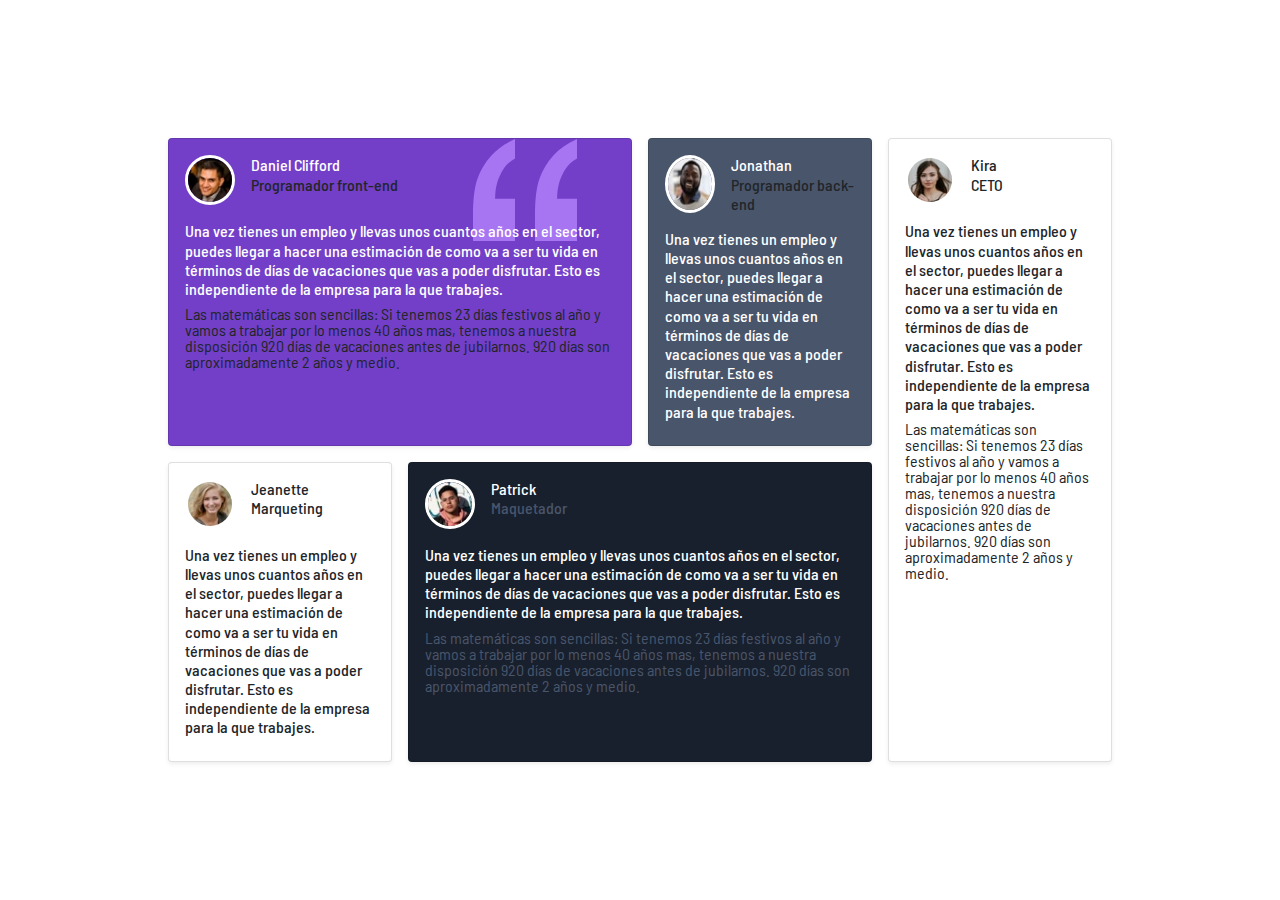
<file: index.html>
<!DOCTYPE html>
<html lang="en">
<head>
    <meta charset="UTF-8">
    <meta http-equiv="X-UA-Compatible" content="IE=edge">
    <meta name="viewport" content="width=device-width, initial-scale=1.0">
    <title>Ejercicio práctico</title>
    <!--para la tipografia, añadimos link sobretodo encima del custom-->
    <link rel="preconnect" href="https://fonts.googleapis.com">
<link rel="preconnect" href="https://fonts.gstatic.com" crossorigin>
<link href="https://fonts.googleapis.com/css2?family=Barlow+Semi+Condensed:ital,wght@0,300;0,600;0,900;1,100;1,700&display=swap" rel="stylesheet">

    <link rel="stylesheet" href="./sass/reducido.css">

</head>
<body>
    <main class="container d-flex align-items-center justify-content-center alto-100">
        <div class="row">
            <!-- columna izquierda. siempre empezar por 12-->
            <div class="col-12 col-lg-9 bg-white">
                <div class="row">
                    <!--añadimos padding para separar los cuadros entre ellos (p-2)-->
                    <div class="col-12 col-lg-8 p-2">
                        <!--para añadir un cuadro dentro redondeado, components - card. al lado de cada card añado h-100 para ocupar todo su cuadro, sino el cuadrado se adapta a la cantidad de letra. El color lo sacamos de las columnas y lo ponemos en las cards-->
                        <article class="card h-100  bg-primary fondo-card shadow-sm">
                            <div class="card-body">
                                <!--como queremos añadir imagen y al lado texto, haremos un flex. Añadimos margen abajo con mb-numero -->
                                <div class="d-flex mb-3">
                                    <!--para poner imagen redonda y con borde-->
                                    <img src="./images/image-daniel.jpg" class="rounded-circle border border-white border-3" >
                                    <!--para poner distancia entre la foto y el texto (ps). solo en tamaño grande-->
                                    <div class="ps-lg-3">
                                        <h6 class="m-0 text-white">Daniel Clifford</h6>
                                        <p class="m-0 h6">Programador front-end</p>
                                    </div>
                                </div>
                                <div>
                                    <p class="h6 text-white">Una vez tienes un empleo y llevas unos cuantos años en el sector, puedes llegar a hacer una estimación de como va a ser tu vida en términos de días de vacaciones que vas a poder disfrutar. Esto es independiente de la empresa para la que trabajes.</p>
                                    <p class="fs-6 lh-1">Las matemáticas son sencillas: Si tenemos 23 días festivos al año y vamos a trabajar por lo menos 40 años mas, tenemos a nuestra disposición 920 días de vacaciones antes de jubilarnos. 920 días son aproximadamente 2 años y medio.</p>
                                </div>
                            </div>
                        </article>
                    </div>
                    <div class="col-12 col-lg-4 p-2">
                        <article class="card h-100 bg-success shadow-sm">
                            <div class="card-body">
                                <!--como queremos añadir imagen y al lado texto, haremos un flex-->
                                <div class="d-flex mb-3">
                                    <!--para poner imagen redonda y con borde-->
                                    <img src="./images/image-jonathan.jpg" class="rounded-circle border border-white border-3" >
                                    <!--para poner distancia entre la foto y el texto (ps). solo en tamaño grande-->
                                    <div class="ps-lg-3">
                                        <h6 class="m-0 text-white">Jonathan</h6>
                                        <p class="m-0 h6">Programador back-end</p>
                                    </div>
                                </div>
                                <div>
                                    <p class="h6 text-white">Una vez tienes un empleo y llevas unos cuantos años en el sector, puedes llegar a hacer una estimación de como va a ser tu vida en términos de días de vacaciones que vas a poder disfrutar. Esto es independiente de la empresa para la que trabajes.</p>
                                </div>
                            </div>
                        </article>
                    </div>
                    <div class="col-12 col-lg-4 p-2">
                        <article class="card h-100 bg-white shadow-sm">
                            <div class="card-body">
                                <!--como queremos añadir imagen y al lado texto, haremos un flex-->
                                <div class="d-flex mb-3">
                                    <!--para poner imagen redonda y con borde-->
                                    <img src="./images/image-jeanette.jpg" class="rounded-circle border border-white border-3" >
                                    <!--para poner distancia entre la foto y el texto (ps). solo en tamaño grande-->
                                    <div class="ps-lg-3">
                                        <h6 class="m-0">Jeanette</h6>
                                        <p class="m-0 h6">Marqueting</p>
                                    </div>
                                </div>
                                <div>
                                    <p class="h6">Una vez tienes un empleo y llevas unos cuantos años en el sector, puedes llegar a hacer una estimación de como va a ser tu vida en términos de días de vacaciones que vas a poder disfrutar. Esto es independiente de la empresa para la que trabajes.</p>
                                </div>
                            </div>
                        </article>
                    </div>
                    <div class="col-12 col-lg-8 p-2">
                        <article class="card h-100 bg-dark text-white shadow-sm">
                            <div class="card-body">
                                <!--como queremos añadir imagen y al lado texto, haremos un flex-->
                                <div class="d-flex mb-3">
                                    <!--para poner imagen redonda y con borde-->
                                    <img src="./images/image-patrick.jpg" class="rounded-circle border border-white border-3" >
                                    <!--para poner distancia entre la foto y el texto (ps). solo en tamaño grande-->
                                    <div class="ps-lg-3">
                                        <h6 class="m-0">Patrick</h6>
                                        <p class="m-0 h6 text-success">Maquetador</p>
                                    </div>
                                </div>
                                <div>
                                    <p class="h6">Una vez tienes un empleo y llevas unos cuantos años en el sector, puedes llegar a hacer una estimación de como va a ser tu vida en términos de días de vacaciones que vas a poder disfrutar. Esto es independiente de la empresa para la que trabajes.</p>
                                    <p class="fs-6 lh-1 text-success">Las matemáticas son sencillas: Si tenemos 23 días festivos al año y vamos a trabajar por lo menos 40 años mas, tenemos a nuestra disposición 920 días de vacaciones antes de jubilarnos. 920 días son aproximadamente 2 años y medio.</p>
                                </div>
                            </div>
                        </article>
                    </div>
                </div>
            </div>
            <!-- columna izquierda-->
            <div class="col-12 col-lg-3 p-2">
                <article class="card h-100 bg-white shadow-sm">
                    <div class="card-body">
                        <!--como queremos añadir imagen y al lado texto, haremos un flex-->
                        <div class="d-flex mb-3">
                            <!--para poner imagen redonda y con borde-->
                            <img src="./images/image-kira.jpg" class="rounded-circle border border-white border-3" >
                            <!--para poner distancia entre la foto y el texto (ps). solo en tamaño grande-->
                            <div class="ps-lg-3">
                                <h6 class="m-0">Kira</h6>
                                <p class="m-0 h6">CETO</p>
                            </div>
                        </div>
                        <div>
                            <p class="h6">Una vez tienes un empleo y llevas unos cuantos años en el sector, puedes llegar a hacer una estimación de como va a ser tu vida en términos de días de vacaciones que vas a poder disfrutar. Esto es independiente de la empresa para la que trabajes.</p>
                            <p class="fs-6 lh-1">Las matemáticas son sencillas: Si tenemos 23 días festivos al año y vamos a trabajar por lo menos 40 años mas, tenemos a nuestra disposición 920 días de vacaciones antes de jubilarnos. 920 días son aproximadamente 2 años y medio.</p>
                        </div>
                    </div>
                </article>
            </div>
        </div>
    </main>
</body>
</html>
</file>
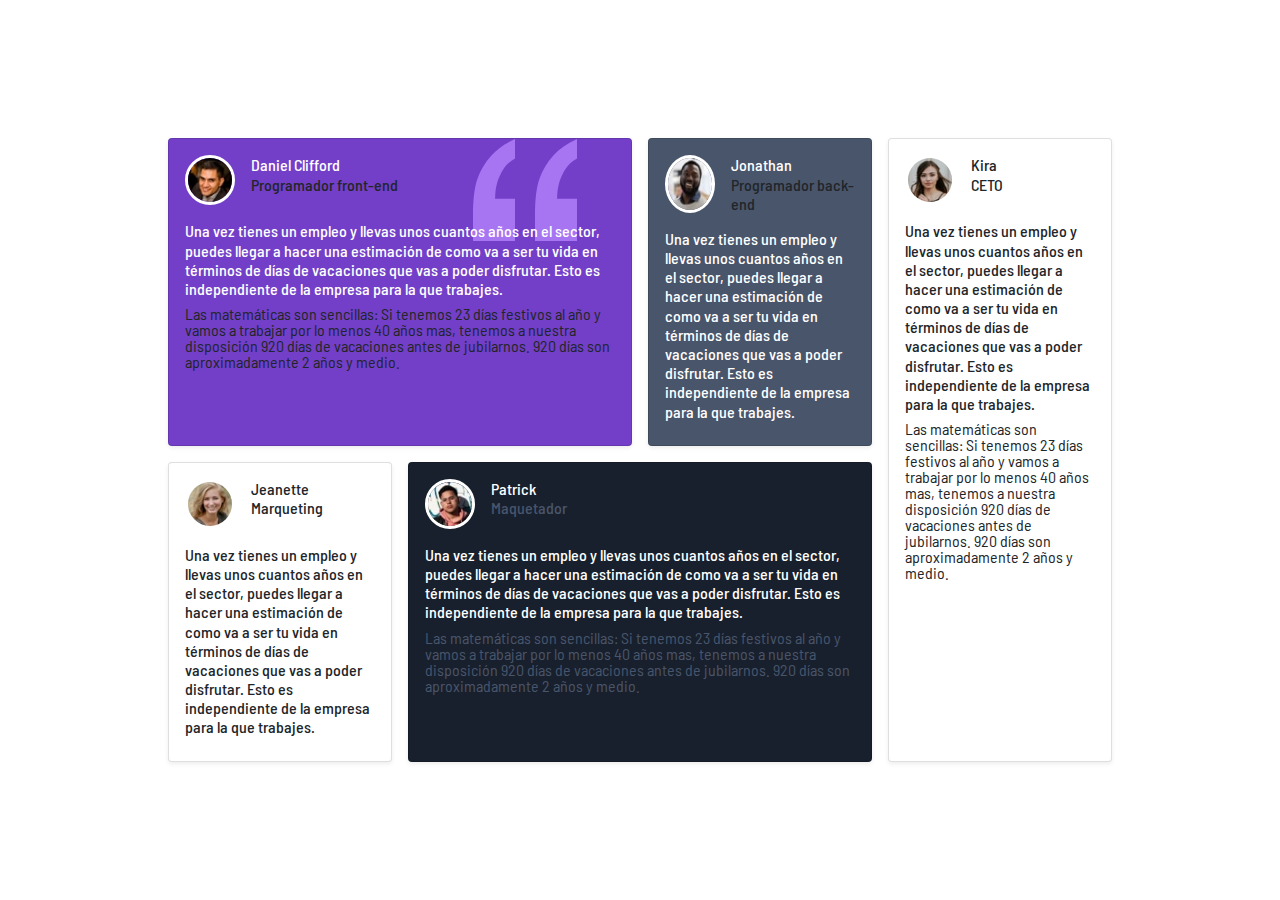
<file: index2.html>
<!DOCTYPE html>
<html lang="en">
<head>
    <meta charset="UTF-8">
    <meta http-equiv="X-UA-Compatible" content="IE=edge">
    <meta name="viewport" content="width=device-width, initial-scale=1.0">
    <title>Ejercicio práctico</title>
    <!--para la tipografia, añadimos link sobretodo encima del custom-->
    <link rel="preconnect" href="https://fonts.googleapis.com">
<link rel="preconnect" href="https://fonts.gstatic.com" crossorigin>
<link href="https://fonts.googleapis.com/css2?family=Barlow+Semi+Condensed:ital,wght@0,300;0,600;0,900;1,100;1,700&display=swap" rel="stylesheet">

    <link rel="stylesheet" href="./sass/reducido.css">

</head>
<body>
    <main class="container d-flex align-items-center justify-content-center alto-100">
        <div class="row">
            <!-- columna izquierda. siempre empezar por 12-->
            <div class="col-12 col-lg-9 bg-white">
                <div class="row">
                    <!--añadimos padding para separar los cuadros entre ellos (p-2)-->
                    <div class="col-12 col-lg-8 p-2">
                        <!--para añadir un cuadro dentro redondeado, components - card. al lado de cada card añado h-100 para ocupar todo su cuadro, sino el cuadrado se adapta a la cantidad de letra. El color lo sacamos de las columnas y lo ponemos en las cards-->
                        <article class="card h-100  bg-primary fondo-card shadow-sm">
                            <div class="card-body">
                                <!--como queremos añadir imagen y al lado texto, haremos un flex. Añadimos margen abajo con mb-numero -->
                                <div class="d-flex mb-3">
                                    <!--para poner imagen redonda y con borde-->
                                    <img src="./images/image-daniel.jpg" class="rounded-circle border border-white border-3" >
                                    <!--para poner distancia entre la foto y el texto (ps). solo en tamaño grande-->
                                    <div class="ps-lg-3">
                                        <h6 class="m-0 text-white">Daniel Clifford</h6>
                                        <p class="m-0 h6">Programador front-end</p>
                                    </div>
                                </div>
                                <div>
                                    <p class="h6 text-white">Una vez tienes un empleo y llevas unos cuantos años en el sector, puedes llegar a hacer una estimación de como va a ser tu vida en términos de días de vacaciones que vas a poder disfrutar. Esto es independiente de la empresa para la que trabajes.</p>
                                    <p class="fs-6 lh-1">Las matemáticas son sencillas: Si tenemos 23 días festivos al año y vamos a trabajar por lo menos 40 años mas, tenemos a nuestra disposición 920 días de vacaciones antes de jubilarnos. 920 días son aproximadamente 2 años y medio.</p>
                                </div>
                            </div>
                        </article>
                    </div>
                    <div class="col-12 col-lg-4 p-2">
                        <article class="card h-100 bg-success shadow-sm">
                            <div class="card-body">
                                <!--como queremos añadir imagen y al lado texto, haremos un flex-->
                                <div class="d-flex mb-3">
                                    <!--para poner imagen redonda y con borde-->
                                    <img src="./images/image-jonathan.jpg" class="rounded-circle border border-white border-3" >
                                    <!--para poner distancia entre la foto y el texto (ps). solo en tamaño grande-->
                                    <div class="ps-lg-3">
                                        <h6 class="m-0 text-white">Jonathan</h6>
                                        <p class="m-0 h6">Programador back-end</p>
                                    </div>
                                </div>
                                <div>
                                    <p class="h6 text-white">Una vez tienes un empleo y llevas unos cuantos años en el sector, puedes llegar a hacer una estimación de como va a ser tu vida en términos de días de vacaciones que vas a poder disfrutar. Esto es independiente de la empresa para la que trabajes.</p>
                                </div>
                            </div>
                        </article>
                    </div>
                    <div class="col-12 col-lg-4 p-2">
                        <article class="card h-100 bg-white shadow-sm">
                            <div class="card-body">
                                <!--como queremos añadir imagen y al lado texto, haremos un flex-->
                                <div class="d-flex mb-3">
                                    <!--para poner imagen redonda y con borde-->
                                    <img src="./images/image-jeanette.jpg" class="rounded-circle border border-white border-3" >
                                    <!--para poner distancia entre la foto y el texto (ps). solo en tamaño grande-->
                                    <div class="ps-lg-3">
                                        <h6 class="m-0">Jeanette</h6>
                                        <p class="m-0 h6">Marqueting</p>
                                    </div>
                                </div>
                                <div>
                                    <p class="h6">Una vez tienes un empleo y llevas unos cuantos años en el sector, puedes llegar a hacer una estimación de como va a ser tu vida en términos de días de vacaciones que vas a poder disfrutar. Esto es independiente de la empresa para la que trabajes.</p>
                                </div>
                            </div>
                        </article>
                    </div>
                    <div class="col-12 col-lg-8 p-2">
                        <article class="card h-100 bg-dark text-white shadow-sm">
                            <div class="card-body">
                                <!--como queremos añadir imagen y al lado texto, haremos un flex-->
                                <div class="d-flex mb-3">
                                    <!--para poner imagen redonda y con borde-->
                                    <img src="./images/image-patrick.jpg" class="rounded-circle border border-white border-3" >
                                    <!--para poner distancia entre la foto y el texto (ps). solo en tamaño grande-->
                                    <div class="ps-lg-3">
                                        <h6 class="m-0">Patrick</h6>
                                        <p class="m-0 h6 text-success">Maquetador</p>
                                    </div>
                                </div>
                                <div>
                                    <p class="h6">Una vez tienes un empleo y llevas unos cuantos años en el sector, puedes llegar a hacer una estimación de como va a ser tu vida en términos de días de vacaciones que vas a poder disfrutar. Esto es independiente de la empresa para la que trabajes.</p>
                                    <p class="fs-6 lh-1 text-success">Las matemáticas son sencillas: Si tenemos 23 días festivos al año y vamos a trabajar por lo menos 40 años mas, tenemos a nuestra disposición 920 días de vacaciones antes de jubilarnos. 920 días son aproximadamente 2 años y medio.</p>
                                </div>
                            </div>
                        </article>
                    </div>
                </div>
            </div>
            <!-- columna izquierda-->
            <div class="col-12 col-lg-3 p-2">
                <article class="card h-100 bg-white shadow-sm">
                    <div class="card-body">
                        <!--como queremos añadir imagen y al lado texto, haremos un flex-->
                        <div class="d-flex mb-3">
                            <!--para poner imagen redonda y con borde-->
                            <img src="./images/image-kira.jpg" class="rounded-circle border border-white border-3" >
                            <!--para poner distancia entre la foto y el texto (ps). solo en tamaño grande-->
                            <div class="ps-lg-3">
                                <h6 class="m-0">Kira</h6>
                                <p class="m-0 h6">CETO</p>
                            </div>
                        </div>
                        <div>
                            <p class="h6">Una vez tienes un empleo y llevas unos cuantos años en el sector, puedes llegar a hacer una estimación de como va a ser tu vida en términos de días de vacaciones que vas a poder disfrutar. Esto es independiente de la empresa para la que trabajes.</p>
                            <p class="fs-6 lh-1">Las matemáticas son sencillas: Si tenemos 23 días festivos al año y vamos a trabajar por lo menos 40 años mas, tenemos a nuestra disposición 920 días de vacaciones antes de jubilarnos. 920 días son aproximadamente 2 años y medio.</p>
                        </div>
                    </div>
                </article>
            </div>
        </div>
    </main>
</body>
</html>
</file>
<file: sass/reducido.css>
@media (min-width: 992px) {
  .alto-100 {
    height: 100vh;
  }
}

.d-flex img {
  width: 50px;
}

.fondo-card {
  background-image: url("../images/bg-pattern-quotation.svg");
  background-repeat: no-repeat;
  background-position: 85% top;
}

/*para que sea mas alargado, ambio xl y xxl y lo pongo igual que lg*/
/*!
 * Bootstrap v5.1.3 (https://getbootstrap.com/)
 * Copyright 2011-2021 The Bootstrap Authors
 * Copyright 2011-2021 Twitter, Inc.
 * Licensed under MIT (https://github.com/twbs/bootstrap/blob/main/LICENSE)
 */
:root {
  --bs-blue: #0d6efd;
  --bs-indigo: #6610f2;
  --bs-purple: #6f42c1;
  --bs-pink: #d63384;
  --bs-red: #dc3545;
  --bs-orange: #fd7e14;
  --bs-yellow: #ffc107;
  --bs-green: #198754;
  --bs-teal: #20c997;
  --bs-cyan: #0dcaf0;
  --bs-white: #fff;
  --bs-gray: #6c757d;
  --bs-gray-dark: #343a40;
  --bs-gray-100: #f8f9fa;
  --bs-gray-200: #e9ecef;
  --bs-gray-300: #dee2e6;
  --bs-gray-400: #ced4da;
  --bs-gray-500: #adb5bd;
  --bs-gray-600: #6c757d;
  --bs-gray-700: #495057;
  --bs-gray-800: #343a40;
  --bs-gray-900: #212529;
  --bs-primary: #733FC8;
  --bs-secondary: #EDF2F8;
  --bs-success: #49556B;
  --bs-info: #0dcaf0;
  --bs-warning: #ffc107;
  --bs-danger: #dc3545;
  --bs-light: #f8f9fa;
  --bs-dark: #18202D;
  --bs-primary-rgb: 115, 63, 200;
  --bs-secondary-rgb: 237, 242, 248;
  --bs-success-rgb: 73, 85, 107;
  --bs-info-rgb: 13, 202, 240;
  --bs-warning-rgb: 255, 193, 7;
  --bs-danger-rgb: 220, 53, 69;
  --bs-light-rgb: 248, 249, 250;
  --bs-dark-rgb: 24, 32, 45;
  --bs-white-rgb: 255, 255, 255;
  --bs-black-rgb: 0, 0, 0;
  --bs-body-color-rgb: 33, 37, 41;
  --bs-body-bg-rgb: 255, 255, 255;
  --bs-font-sans-serif: "Barlow Semi Condensed", sans-serif;
  --bs-font-monospace: SFMono-Regular, Menlo, Monaco, Consolas, "Liberation Mono", "Courier New", monospace;
  --bs-gradient: linear-gradient(180deg, rgba(255, 255, 255, 0.15), rgba(255, 255, 255, 0));
  --bs-body-font-family: var(--bs-font-sans-serif);
  --bs-body-font-size: 1rem;
  --bs-body-font-weight: 400;
  --bs-body-line-height: 1.5;
  --bs-body-color: #212529;
  --bs-body-bg: #fff;
}

*,
*::before,
*::after {
  -webkit-box-sizing: border-box;
          box-sizing: border-box;
}

@media (prefers-reduced-motion: no-preference) {
  :root {
    scroll-behavior: smooth;
  }
}

body {
  margin: 0;
  font-family: var(--bs-body-font-family);
  font-size: var(--bs-body-font-size);
  font-weight: var(--bs-body-font-weight);
  line-height: var(--bs-body-line-height);
  color: var(--bs-body-color);
  text-align: var(--bs-body-text-align);
  background-color: var(--bs-body-bg);
  -webkit-text-size-adjust: 100%;
  -webkit-tap-highlight-color: rgba(0, 0, 0, 0);
}

 h6, .h6 {
  margin-top: 0;
  margin-bottom: 0.5rem;
  font-weight: 500;
  line-height: 1.2;
}

h6, .h6 {
  font-size: 1rem;
}

p {
  margin-top: 0;
  margin-bottom: 1rem;
}

a {
  color: #733FC8;
  text-decoration: underline;
}

a:hover {
  color: #5c32a0;
}

a:not([href]):not([class]), a:not([href]):not([class]):hover {
  color: inherit;
  text-decoration: none;
}

img {
  vertical-align: middle;
}

::-moz-focus-inner {
  padding: 0;
  border-style: none;
}

::-webkit-datetime-edit-fields-wrapper,
::-webkit-datetime-edit-text,
::-webkit-datetime-edit-minute,
::-webkit-datetime-edit-hour-field,
::-webkit-datetime-edit-day-field,
::-webkit-datetime-edit-month-field,
::-webkit-datetime-edit-year-field {
  padding: 0;
}

::-webkit-inner-spin-button {
  height: auto;
}

/* rtl:raw:
[type="tel"],
[type="url"],
[type="email"],
[type="number"] {
  direction: ltr;
}
*/
::-webkit-search-decoration {
  -webkit-appearance: none;
}

::-webkit-color-swatch-wrapper {
  padding: 0;
}

::file-selector-button {
  font: inherit;
}

::-webkit-file-upload-button {
  font: inherit;
  -webkit-appearance: button;
}

.container {
  width: 100%;
  padding-right: var(--bs-gutter-x, 0.75rem);
  padding-left: var(--bs-gutter-x, 0.75rem);
  margin-right: auto;
  margin-left: auto;
}

@media (min-width: 576px) {
  .container {
    max-width: 540px;
  }
}

@media (min-width: 768px) {
  .container {
    max-width: 720px;
  }
}

@media (min-width: 992px) {
  .container {
    max-width: 960px;
  }
}

@media (min-width: 1200px) {
  .container {
    max-width: 960px;
  }
}

@media (min-width: 1400px) {
  .container {
    max-width: 960px;
  }
}

.row {
  --bs-gutter-x: 1.5rem;
  --bs-gutter-y: 0;
  display: -webkit-box;
  display: -ms-flexbox;
  display: flex;
  -ms-flex-wrap: wrap;
      flex-wrap: wrap;
  margin-top: calc(-1 * var(--bs-gutter-y));
  margin-right: calc(-.5 * var(--bs-gutter-x));
  margin-left: calc(-.5 * var(--bs-gutter-x));
}

.row > * {
  -ms-flex-negative: 0;
      flex-shrink: 0;
  width: 100%;
  max-width: 100%;
  padding-right: calc(var(--bs-gutter-x) * .5);
  padding-left: calc(var(--bs-gutter-x) * .5);
  margin-top: var(--bs-gutter-y);
}

.col-12 {
  -webkit-box-flex: 0;
      -ms-flex: 0 0 auto;
          flex: 0 0 auto;
  width: 100%;
}

@media (min-width: 992px) {
  .col-lg-3 {
    -webkit-box-flex: 0;
        -ms-flex: 0 0 auto;
            flex: 0 0 auto;
    width: 25%;
  }
  .col-lg-4 {
    -webkit-box-flex: 0;
        -ms-flex: 0 0 auto;
            flex: 0 0 auto;
    width: 33.33333%;
  }
  .col-lg-8 {
    -webkit-box-flex: 0;
        -ms-flex: 0 0 auto;
            flex: 0 0 auto;
    width: 66.66667%;
  }
  .col-lg-9 {
    -webkit-box-flex: 0;
        -ms-flex: 0 0 auto;
            flex: 0 0 auto;
    width: 75%;
  }
}

.card {
  position: relative;
  display: -webkit-box;
  display: -ms-flexbox;
  display: flex;
  -webkit-box-orient: vertical;
  -webkit-box-direction: normal;
      -ms-flex-direction: column;
          flex-direction: column;
  min-width: 0;
  word-wrap: break-word;
  background-color: #fff;
  background-clip: border-box;
  border: 1px solid rgba(0, 0, 0, 0.125);
  border-radius: 0.25rem;
}

.card-body {
  -webkit-box-flex: 1;
      -ms-flex: 1 1 auto;
          flex: 1 1 auto;
  padding: 1rem 1rem;
}

@-webkit-keyframes progress-bar-stripes {
  0% {
    background-position-x: 1rem;
  }
}

@keyframes progress-bar-stripes {
  0% {
    background-position-x: 1rem;
  }
}

/* rtl:begin:ignore */

/* rtl:end:ignore */

/* rtl:options: {
  "autoRename": true,
  "stringMap":[ {
    "name"    : "prev-next",
    "search"  : "prev",
    "replace" : "next"
  } ]
} */

@-webkit-keyframes spinner-border {
  to {
    -webkit-transform: rotate(360deg) /* rtl:ignore */;
            transform: rotate(360deg) /* rtl:ignore */;
  }
}

@keyframes spinner-border {
  to {
    -webkit-transform: rotate(360deg) /* rtl:ignore */;
            transform: rotate(360deg) /* rtl:ignore */;
  }
}

@-webkit-keyframes spinner-grow {
  0% {
    -webkit-transform: scale(0);
            transform: scale(0);
  }
  50% {
    opacity: 1;
    -webkit-transform: none;
            transform: none;
  }
}

@keyframes spinner-grow {
  0% {
    -webkit-transform: scale(0);
            transform: scale(0);
  }
  50% {
    opacity: 1;
    -webkit-transform: none;
            transform: none;
  }
}

@-webkit-keyframes placeholder-glow {
  50% {
    opacity: 0.2;
  }
}

@keyframes placeholder-glow {
  50% {
    opacity: 0.2;
  }
}

@-webkit-keyframes placeholder-wave {
  100% {
    -webkit-mask-position: -200% 0%;
            mask-position: -200% 0%;
  }
}

@keyframes placeholder-wave {
  100% {
    -webkit-mask-position: -200% 0%;
            mask-position: -200% 0%;
  }
}

.d-flex {
  display: -webkit-box !important;
  display: -ms-flexbox !important;
  display: flex !important;
}

.shadow-sm {
  -webkit-box-shadow: 0 0.125rem 0.25rem rgba(0, 0, 0, 0.075) !important;
          box-shadow: 0 0.125rem 0.25rem rgba(0, 0, 0, 0.075) !important;
}

.border {
  border: 1px solid #dee2e6 !important;
}

.border-white {
  border-color: #fff !important;
}

.border-3 {
  border-width: 3px !important;
}

.h-100 {
  height: 100% !important;
}

.justify-content-center {
  -webkit-box-pack: center !important;
      -ms-flex-pack: center !important;
          justify-content: center !important;
}

.align-items-center {
  -webkit-box-align: center !important;
      -ms-flex-align: center !important;
          align-items: center !important;
}

.m-0 {
  margin: 0 !important;
}

.mb-3 {
  margin-bottom: 1rem !important;
}

.p-2 {
  padding: 0.5rem !important;
}

.fs-6 {
  font-size: 1rem !important;
}

.lh-1 {
  line-height: 1 !important;
}

/* rtl:begin:remove */

/* rtl:end:remove */

.text-success {
  --bs-text-opacity: 1;
  color: rgba(var(--bs-success-rgb), var(--bs-text-opacity)) !important;
}

.text-white {
  --bs-text-opacity: 1;
  color: rgba(var(--bs-white-rgb), var(--bs-text-opacity)) !important;
}

.bg-primary {
  --bs-bg-opacity: 1;
  background-color: rgba(var(--bs-primary-rgb), var(--bs-bg-opacity)) !important;
}

.bg-success {
  --bs-bg-opacity: 1;
  background-color: rgba(var(--bs-success-rgb), var(--bs-bg-opacity)) !important;
}

.bg-dark {
  --bs-bg-opacity: 1;
  background-color: rgba(var(--bs-dark-rgb), var(--bs-bg-opacity)) !important;
}

.bg-white {
  --bs-bg-opacity: 1;
  background-color: rgba(var(--bs-white-rgb), var(--bs-bg-opacity)) !important;
}

.rounded-circle {
  border-radius: 50% !important;
}

@media (min-width: 992px) {
  .ps-lg-3 {
    padding-left: 1rem !important;
  }
}
/*# sourceMappingURL=custom.css.map */
</file>
